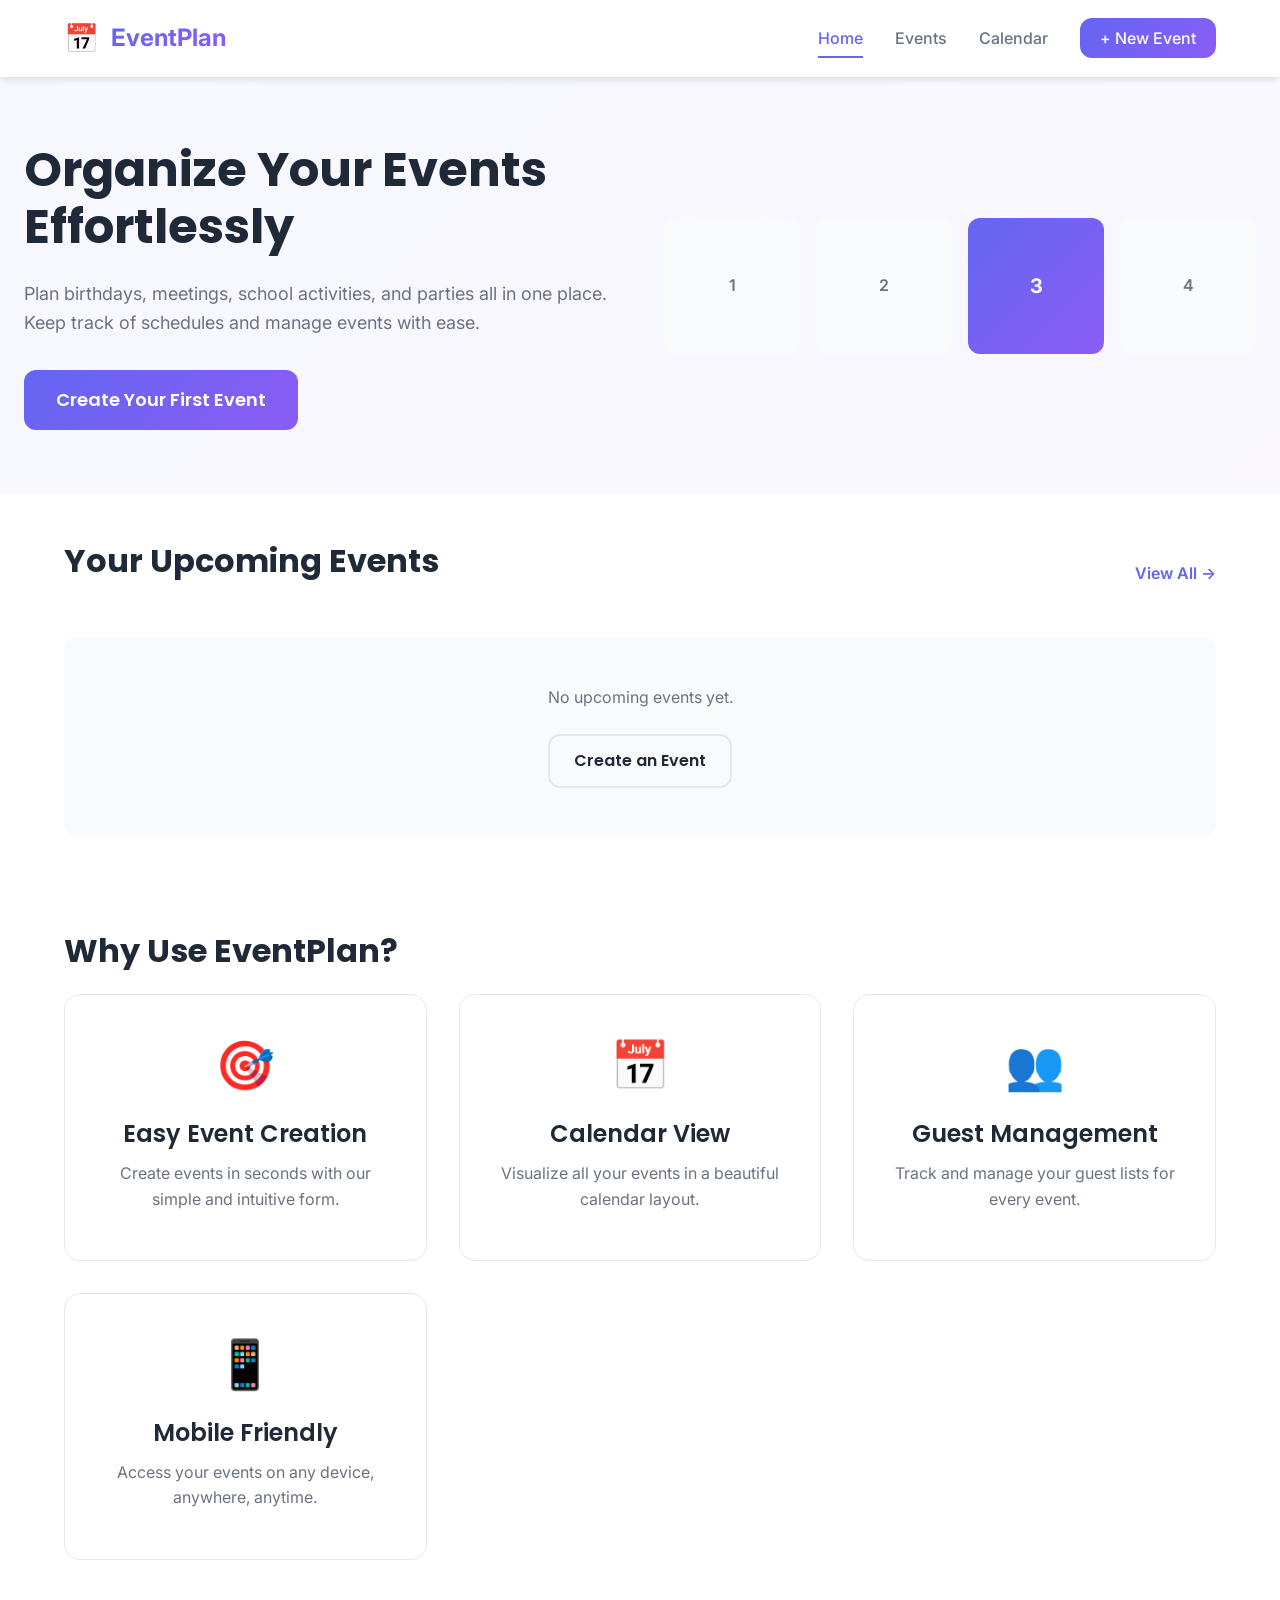
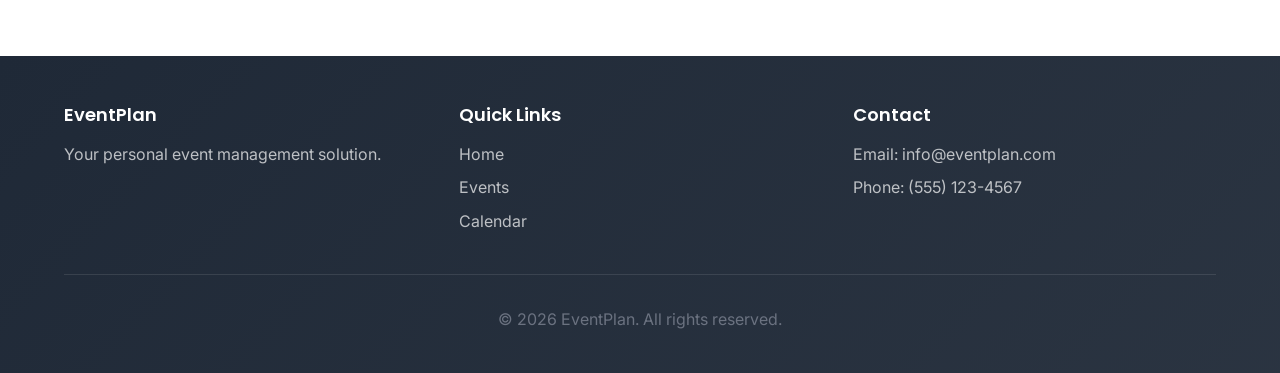
<file: index.html>
<!DOCTYPE html>
<html lang="en">
<head>
    <meta charset="UTF-8">
    <meta name="viewport" content="width=device-width, initial-scale=1.0">
    <title>Event Planner - Organize Your Events</title>
    <link href="https://fonts.googleapis.com/css2?family=Poppins:wght@300;400;500;600;700&family=Inter:wght@300;400;500;600&display=swap" rel="stylesheet">
    <link rel="stylesheet" href="styles.css">
</head>
<body>
    <!-- Navigation Bar -->
    <nav class="navbar">
        <div class="nav-container">
            <div class="nav-logo">
                <span class="logo-icon">📅</span>
                <span class="logo-text">EventPlan</span>
            </div>
            <ul class="nav-menu">
                <li class="nav-item"><a href="index.html" class="nav-link active">Home</a></li>
                <li class="nav-item"><a href="events.html" class="nav-link">Events</a></li>
                <li class="nav-item"><a href="calendar.html" class="nav-link">Calendar</a></li>
                <li class="nav-item"><a href="create-event.html" class="nav-link nav-link-btn">+ New Event</a></li>
            </ul>
            <div class="hamburger" id="hamburger">
                <span></span>
                <span></span>
                <span></span>
            </div>
        </div>
    </nav>

    <!-- Hero Section -->
    <section class="hero">
        <div class="hero-content">
            <h1 class="hero-title">Organize Your Events Effortlessly</h1>
            <p class="hero-subtitle">Plan birthdays, meetings, school activities, and parties all in one place. Keep track of schedules and manage events with ease.</p>
            <a href="create-event.html" class="btn btn-primary btn-large">Create Your First Event</a>
        </div>
        <div class="hero-illustration">
            <div class="calendar-graphic">
                <div class="calendar-day">1</div>
                <div class="calendar-day">2</div>
                <div class="calendar-day highlighted">3</div>
                <div class="calendar-day">4</div>
            </div>
        </div>
    </section>

    <!-- Upcoming Events Section -->
    <section class="upcoming-events">
        <div class="container">
            <div class="section-header">
                <h2>Your Upcoming Events</h2>
                <a href="events.html" class="link-view-all">View All →</a>
            </div>
            <div class="events-grid" id="upcomingEventsGrid">
                <!-- Events will be populated here by JavaScript -->
                <div class="empty-state">
                    <p>No upcoming events yet.</p>
                    <a href="create-event.html" class="btn btn-secondary">Create an Event</a>
                </div>
            </div>
        </div>
    </section>

    <!-- Features Section -->
    <section class="features">
        <div class="container">
            <h2>Why Use EventPlan?</h2>
            <div class="features-grid">
                <div class="feature-card">
                    <div class="feature-icon">🎯</div>
                    <h3>Easy Event Creation</h3>
                    <p>Create events in seconds with our simple and intuitive form.</p>
                </div>
                <div class="feature-card">
                    <div class="feature-icon">📅</div>
                    <h3>Calendar View</h3>
                    <p>Visualize all your events in a beautiful calendar layout.</p>
                </div>
                <div class="feature-card">
                    <div class="feature-icon">👥</div>
                    <h3>Guest Management</h3>
                    <p>Track and manage your guest lists for every event.</p>
                </div>
                <div class="feature-card">
                    <div class="feature-icon">📱</div>
                    <h3>Mobile Friendly</h3>
                    <p>Access your events on any device, anywhere, anytime.</p>
                </div>
            </div>
        </div>
    </section>

    <!-- Footer -->
    <footer class="footer">
        <div class="container">
            <div class="footer-content">
                <div class="footer-section">
                    <h4>EventPlan</h4>
                    <p>Your personal event management solution.</p>
                </div>
                <div class="footer-section">
                    <h4>Quick Links</h4>
                    <ul>
                        <li><a href="index.html">Home</a></li>
                        <li><a href="events.html">Events</a></li>
                        <li><a href="calendar.html">Calendar</a></li>
                    </ul>
                </div>
                <div class="footer-section">
                    <h4>Contact</h4>
                    <p>Email: info@eventplan.com</p>
                    <p>Phone: (555) 123-4567</p>
                </div>
            </div>
            <div class="footer-bottom">
                <p>&copy; 2026 EventPlan. All rights reserved.</p>
            </div>
        </div>
    </footer>

    <script src="script.js"></script>
</body>
</html>
</file>
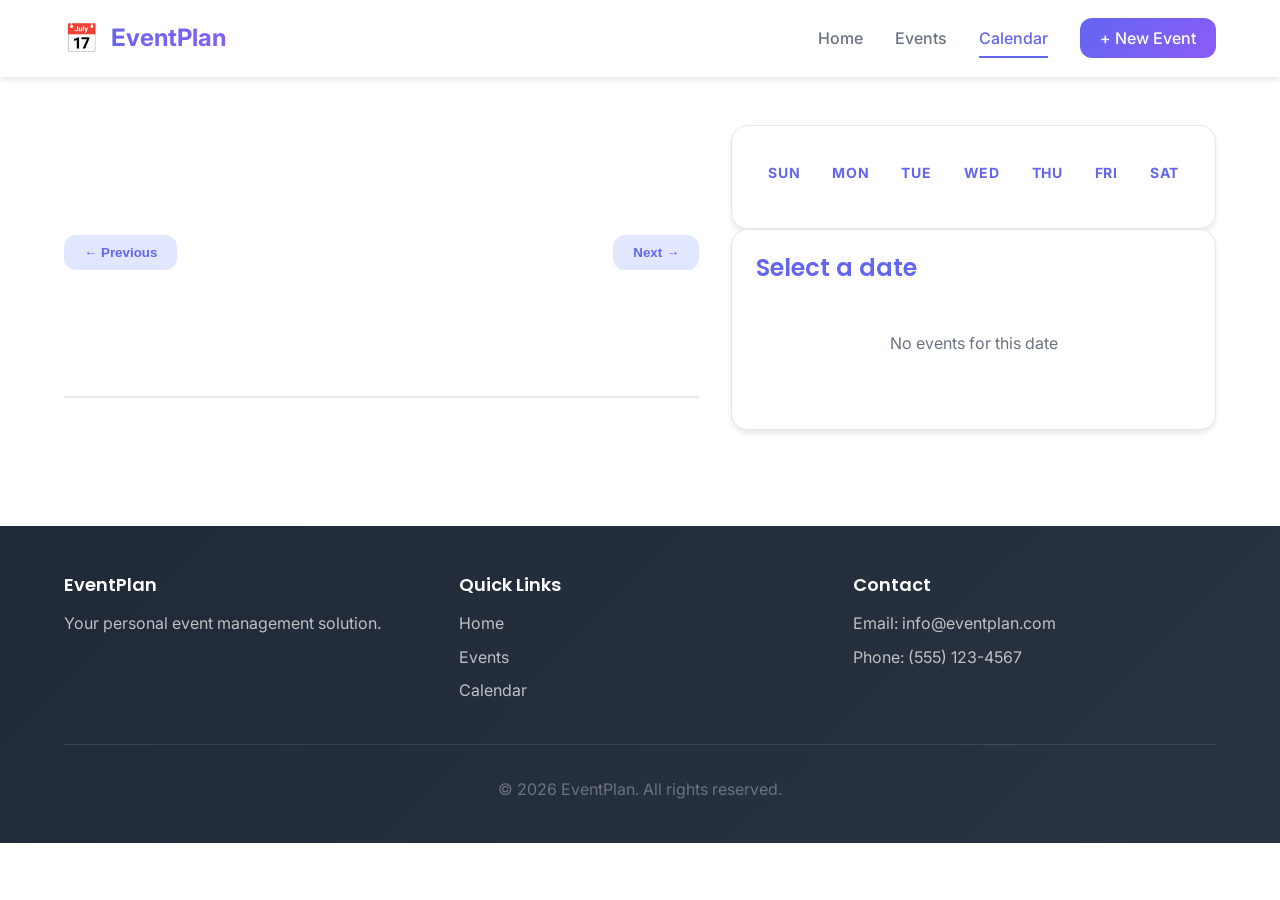
<file: calendar.html>
<!DOCTYPE html>
<html lang="en">
<head>
    <meta charset="UTF-8">
    <meta name="viewport" content="width=device-width, initial-scale=1.0">
    <title>Calendar - Event Planner</title>
    <link href="https://fonts.googleapis.com/css2?family=Poppins:wght@300;400;500;600;700&family=Inter:wght@300;400;500;600&display=swap" rel="stylesheet">
    <link rel="stylesheet" href="styles.css">
</head>
<body>
    <!-- Navigation Bar -->
    <nav class="navbar">
        <div class="nav-container">
            <div class="nav-logo">
                <span class="logo-icon">📅</span>
                <span class="logo-text">EventPlan</span>
            </div>
            <ul class="nav-menu">
                <li class="nav-item"><a href="index.html" class="nav-link">Home</a></li>
                <li class="nav-item"><a href="events.html" class="nav-link">Events</a></li>
                <li class="nav-item"><a href="calendar.html" class="nav-link active">Calendar</a></li>
                <li class="nav-item"><a href="create-event.html" class="nav-link nav-link-btn">+ New Event</a></li>
            </ul>
            <div class="hamburger" id="hamburger">
                <span></span>
                <span></span>
                <span></span>
            </div>
        </div>
    </nav>

    <!-- Calendar Section -->
    <section class="calendar-section">
        <div class="container">
            <div class="calendar-container">
                <!-- Calendar Header -->
                <div class="calendar-header">
                    <button class="btn-nav" id="prevMonth">← Previous</button>
                    <h2 id="monthYear"></h2>
                    <button class="btn-nav" id="nextMonth">Next →</button>
                </div>

                <!-- Calendar Grid -->
                <div class="calendar-wrapper">
                    <div class="calendar-grid">
                        <div class="day-header">Sun</div>
                        <div class="day-header">Mon</div>
                        <div class="day-header">Tue</div>
                        <div class="day-header">Wed</div>
                        <div class="day-header">Thu</div>
                        <div class="day-header">Fri</div>
                        <div class="day-header">Sat</div>
                        <div id="calendarDays"></div>
                    </div>

                    <!-- Event Details for Selected Date -->
                    <div class="selected-date-events">
                        <h3 id="selectedDateTitle">Select a date</h3>
                        <div id="selectedDateEventsList" class="events-list">
                            <p>No events for this date</p>
                        </div>
                    </div>
                </div>
            </div>
        </div>
    </section>

    <!-- Footer -->
    <footer class="footer">
        <div class="container">
            <div class="footer-content">
                <div class="footer-section">
                    <h4>EventPlan</h4>
                    <p>Your personal event management solution.</p>
                </div>
                <div class="footer-section">
                    <h4>Quick Links</h4>
                    <ul>
                        <li><a href="index.html">Home</a></li>
                        <li><a href="events.html">Events</a></li>
                        <li><a href="calendar.html">Calendar</a></li>
                    </ul>
                </div>
                <div class="footer-section">
                    <h4>Contact</h4>
                    <p>Email: info@eventplan.com</p>
                    <p>Phone: (555) 123-4567</p>
                </div>
            </div>
            <div class="footer-bottom">
                <p>&copy; 2026 EventPlan. All rights reserved.</p>
            </div>
        </div>
    </footer>

    <script src="script.js"></script>
</body>
</html>
</file>
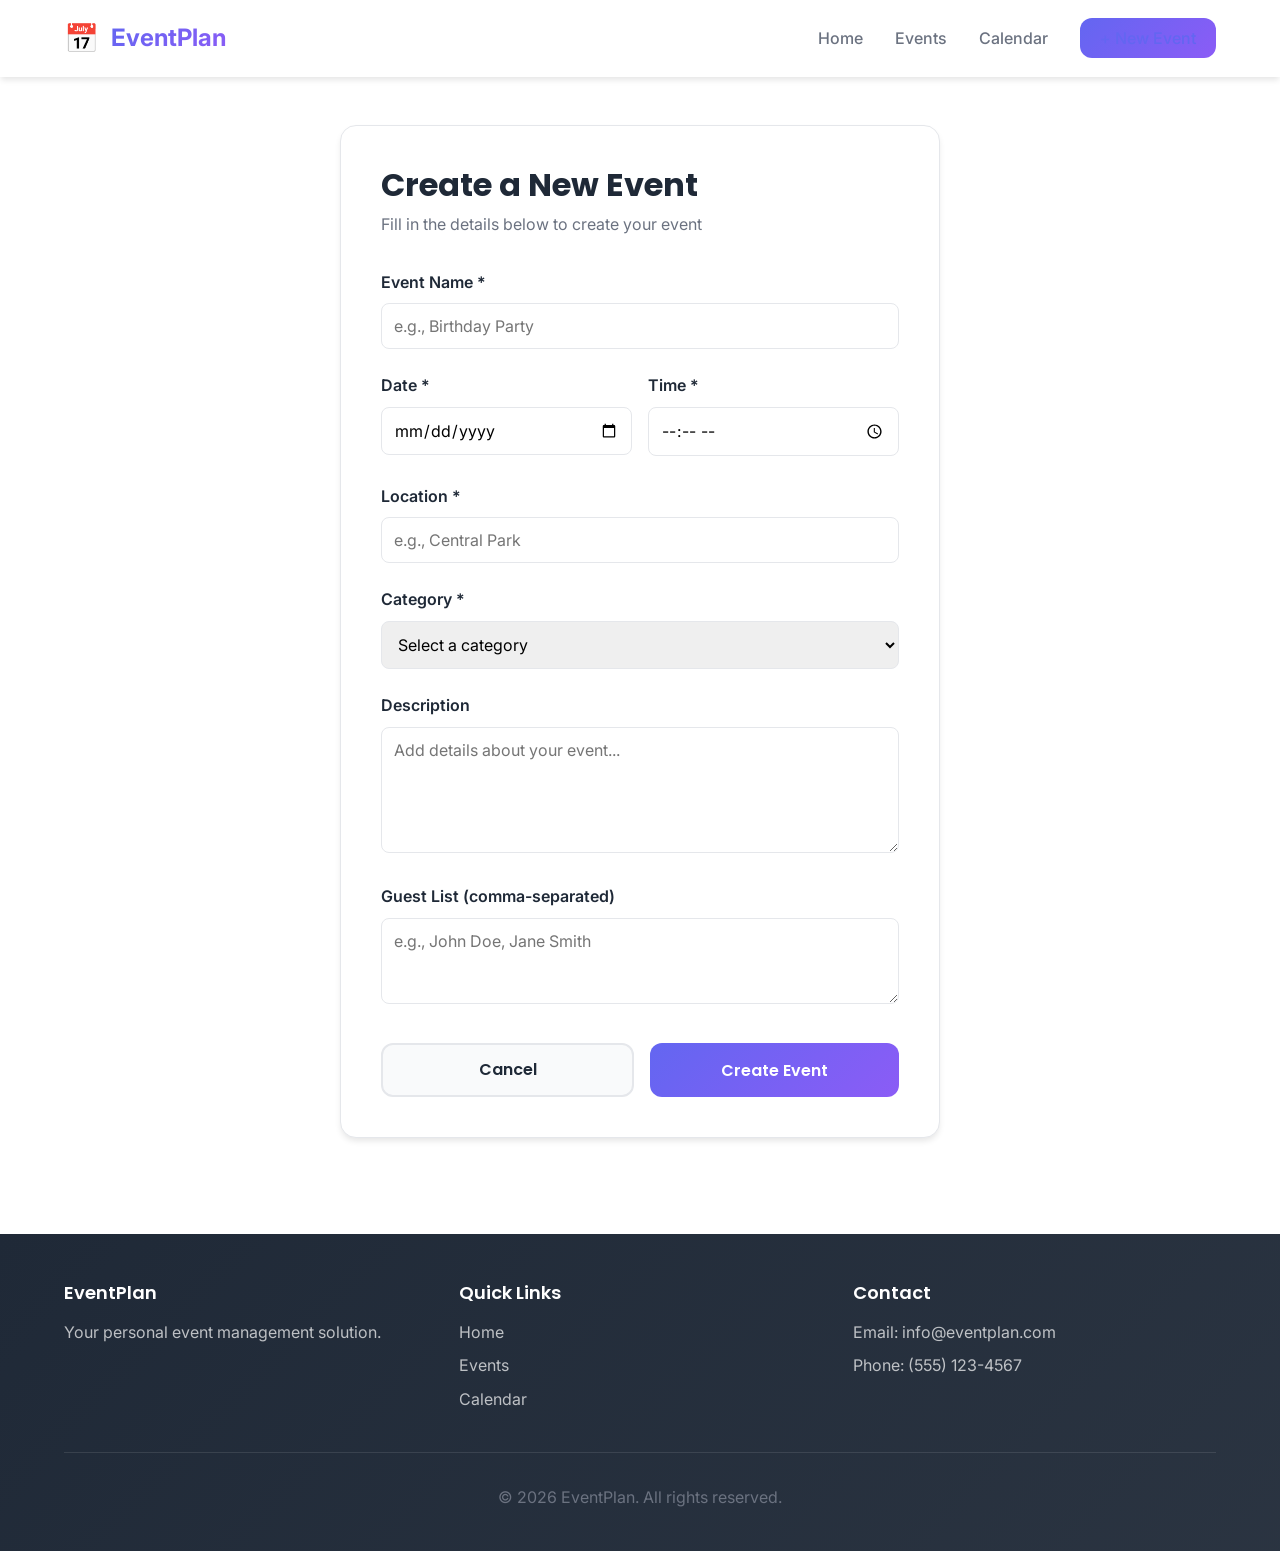
<file: create-event.html>
<!DOCTYPE html>
<html lang="en">
<head>
    <meta charset="UTF-8">
    <meta name="viewport" content="width=device-width, initial-scale=1.0">
    <title>Create Event - Event Planner</title>
    <link href="https://fonts.googleapis.com/css2?family=Poppins:wght@300;400;500;600;700&family=Inter:wght@300;400;500;600&display=swap" rel="stylesheet">
    <link rel="stylesheet" href="styles.css">
</head>
<body>
    <!-- Navigation Bar -->
    <nav class="navbar">
        <div class="nav-container">
            <div class="nav-logo">
                <span class="logo-icon">📅</span>
                <span class="logo-text">EventPlan</span>
            </div>
            <ul class="nav-menu">
                <li class="nav-item"><a href="index.html" class="nav-link">Home</a></li>
                <li class="nav-item"><a href="events.html" class="nav-link">Events</a></li>
                <li class="nav-item"><a href="calendar.html" class="nav-link">Calendar</a></li>
                <li class="nav-item"><a href="create-event.html" class="nav-link nav-link-btn active">+ New Event</a></li>
            </ul>
            <div class="hamburger" id="hamburger">
                <span></span>
                <span></span>
                <span></span>
            </div>
        </div>
    </nav>

    <!-- Create Event Section -->
    <section class="create-event-section">
        <div class="container">
            <div class="form-container">
                <h1>Create a New Event</h1>
                <p class="form-subtitle">Fill in the details below to create your event</p>

                <form id="eventForm" class="event-form">
                    <div class="form-group">
                        <label for="eventName">Event Name *</label>
                        <input type="text" id="eventName" name="eventName" placeholder="e.g., Birthday Party" required>
                        <span class="error-message" id="eventNameError"></span>
                    </div>

                    <div class="form-row">
                        <div class="form-group">
                            <label for="eventDate">Date *</label>
                            <input type="date" id="eventDate" name="eventDate" required>
                            <span class="error-message" id="eventDateError"></span>
                        </div>
                        <div class="form-group">
                            <label for="eventTime">Time *</label>
                            <input type="time" id="eventTime" name="eventTime" required>
                            <span class="error-message" id="eventTimeError"></span>
                        </div>
                    </div>

                    <div class="form-group">
                        <label for="eventLocation">Location *</label>
                        <input type="text" id="eventLocation" name="eventLocation" placeholder="e.g., Central Park" required>
                        <span class="error-message" id="eventLocationError"></span>
                    </div>

                    <div class="form-group">
                        <label for="eventCategory">Category *</label>
                        <select id="eventCategory" name="eventCategory" required>
                            <option value="">Select a category</option>
                            <option value="birthday">Birthday</option>
                            <option value="meeting">Meeting</option>
                            <option value="school">School Activity</option>
                            <option value="party">Party</option>
                            <option value="other">Other</option>
                        </select>
                        <span class="error-message" id="eventCategoryError"></span>
                    </div>

                    <div class="form-group">
                        <label for="eventDescription">Description</label>
                        <textarea id="eventDescription" name="eventDescription" placeholder="Add details about your event..." rows="5"></textarea>
                    </div>

                    <div class="form-group">
                        <label for="eventGuests">Guest List (comma-separated)</label>
                        <textarea id="eventGuests" name="eventGuests" placeholder="e.g., John Doe, Jane Smith" rows="3"></textarea>
                    </div>

                    <div class="form-actions">
                        <a href="events.html" class="btn btn-secondary">Cancel</a>
                        <button type="submit" class="btn btn-primary">Create Event</button>
                    </div>
                </form>
            </div>
        </div>
    </section>

    <!-- Footer -->
    <footer class="footer">
        <div class="container">
            <div class="footer-content">
                <div class="footer-section">
                    <h4>EventPlan</h4>
                    <p>Your personal event management solution.</p>
                </div>
                <div class="footer-section">
                    <h4>Quick Links</h4>
                    <ul>
                        <li><a href="index.html">Home</a></li>
                        <li><a href="events.html">Events</a></li>
                        <li><a href="calendar.html">Calendar</a></li>
                    </ul>
                </div>
                <div class="footer-section">
                    <h4>Contact</h4>
                    <p>Email: info@eventplan.com</p>
                    <p>Phone: (555) 123-4567</p>
                </div>
            </div>
            <div class="footer-bottom">
                <p>&copy; 2026 EventPlan. All rights reserved.</p>
            </div>
        </div>
    </footer>

    <script src="script.js"></script>
</body>
</html>
</file>
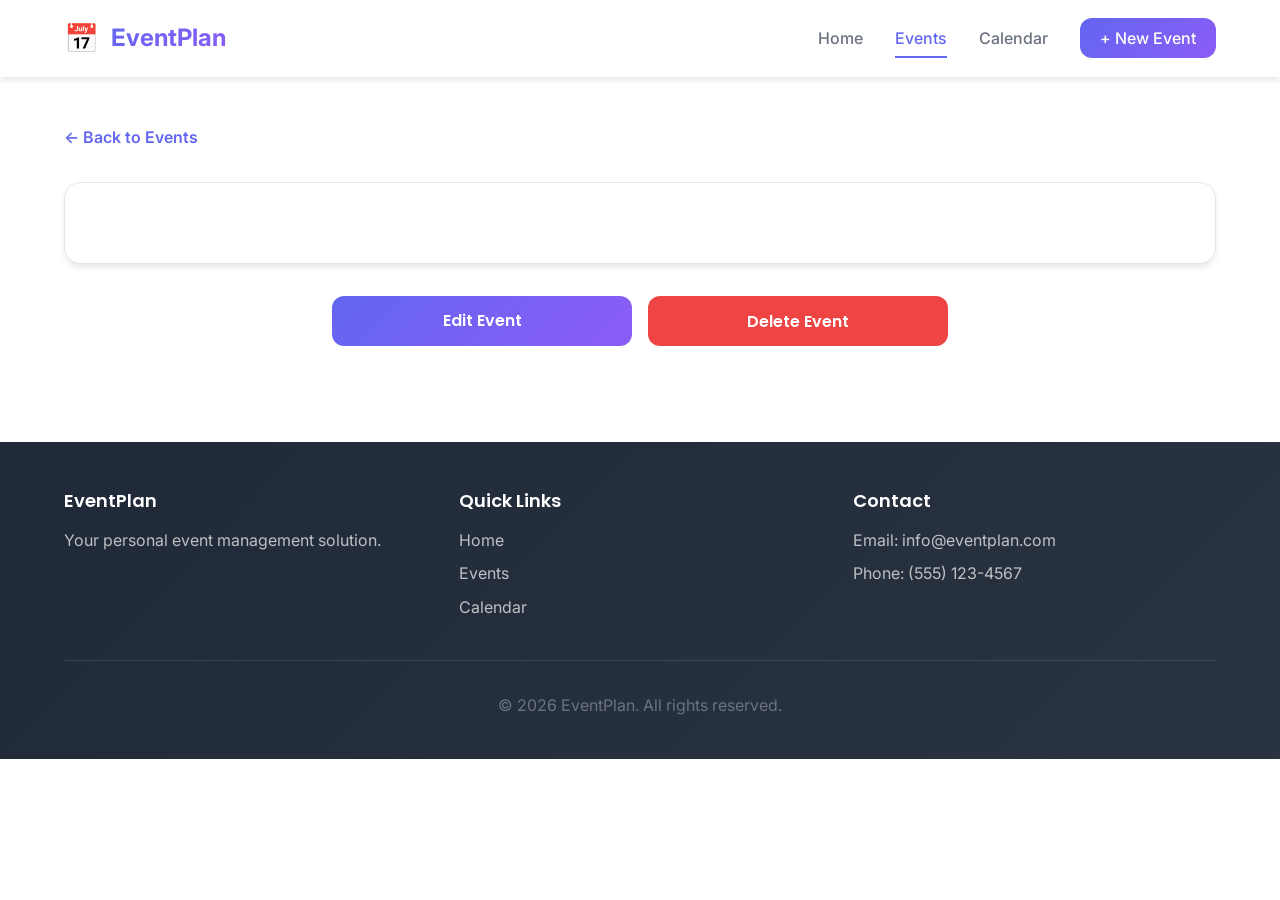
<file: events-details.html>
<!DOCTYPE html>
<html lang="en">
<head>
    <meta charset="UTF-8">
    <meta name="viewport" content="width=device-width, initial-scale=1.0">
    <title>Event Details - Event Planner</title>
    <link href="https://fonts.googleapis.com/css2?family=Poppins:wght@300;400;500;600;700&family=Inter:wght@300;400;500;600&display=swap" rel="stylesheet">
    <link rel="stylesheet" href="styles.css">
</head>
<body>
    <!-- Navigation Bar -->
    <nav class="navbar">
        <div class="nav-container">
            <div class="nav-logo">
                <span class="logo-icon">📅</span>
                <span class="logo-text">EventPlan</span>
            </div>
            <ul class="nav-menu">
                <li class="nav-item"><a href="index.html" class="nav-link">Home</a></li>
                <li class="nav-item"><a href="events.html" class="nav-link active">Events</a></li>
                <li class="nav-item"><a href="calendar.html" class="nav-link">Calendar</a></li>
                <li class="nav-item"><a href="create-event.html" class="nav-link nav-link-btn">+ New Event</a></li>
            </ul>
            <div class="hamburger" id="hamburger">
                <span></span>
                <span></span>
                <span></span>
            </div>
        </div>
    </nav>

    <!-- Event Details Section -->
    <section class="event-details-section">
        <div class="container">
            <a href="events.html" class="back-link">← Back to Events</a>
            
            <div class="event-details-card" id="eventDetailsContent">
                <!-- Event details will be populated here by JavaScript -->
            </div>

            <div class="event-actions">
                <a href="#" class="btn btn-primary" id="editBtn">Edit Event</a>
                <button class="btn btn-danger" id="deleteBtn">Delete Event</button>
            </div>
        </div>
    </section>

    <!-- Footer -->
    <footer class="footer">
        <div class="container">
            <div class="footer-content">
                <div class="footer-section">
                    <h4>EventPlan</h4>
                    <p>Your personal event management solution.</p>
                </div>
                <div class="footer-section">
                    <h4>Quick Links</h4>
                    <ul>
                        <li><a href="index.html">Home</a></li>
                        <li><a href="events.html">Events</a></li>
                        <li><a href="calendar.html">Calendar</a></li>
                    </ul>
                </div>
                <div class="footer-section">
                    <h4>Contact</h4>
                    <p>Email: info@eventplan.com</p>
                    <p>Phone: (555) 123-4567</p>
                </div>
            </div>
            <div class="footer-bottom">
                <p>&copy; 2026 EventPlan. All rights reserved.</p>
            </div>
        </div>
    </footer>

    <!-- Confirmation Modal -->
    <div class="modal" id="confirmModal">
        <div class="modal-content">
            <h2>Delete Event?</h2>
            <p>Are you sure you want to delete this event? This action cannot be undone.</p>
            <div class="modal-actions">
                <button class="btn btn-secondary" id="cancelBtn">Cancel</button>
                <button class="btn btn-danger" id="confirmDeleteBtn">Delete</button>
            </div>
        </div>
    </div>

    <script src="script.js"></script>
</body>
</html>
</file>
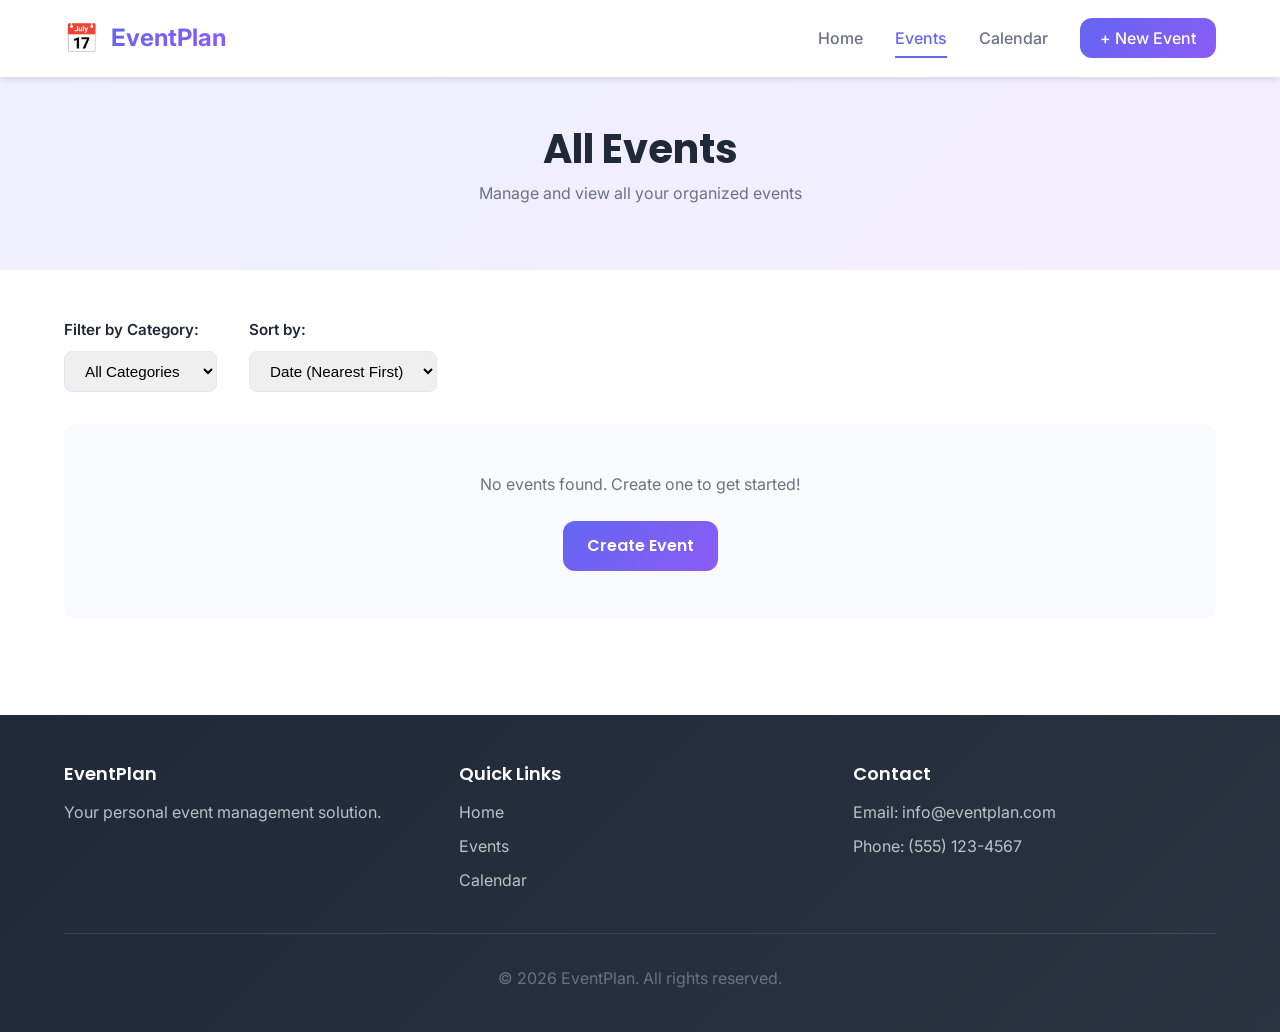
<file: events.html>
<!DOCTYPE html>
<html lang="en">
<head>
    <meta charset="UTF-8">
    <meta name="viewport" content="width=device-width, initial-scale=1.0">
    <title>All Events - Event Planner</title>
    <link href="https://fonts.googleapis.com/css2?family=Poppins:wght@300;400;500;600;700&family=Inter:wght@300;400;500;600&display=swap" rel="stylesheet">
    <link rel="stylesheet" href="styles.css">
</head>
<body>
    <!-- Navigation Bar -->
    <nav class="navbar">
        <div class="nav-container">
            <div class="nav-logo">
                <span class="logo-icon">📅</span>
                <span class="logo-text">EventPlan</span>
            </div>
            <ul class="nav-menu">
                <li class="nav-item"><a href="index.html" class="nav-link">Home</a></li>
                <li class="nav-item"><a href="events.html" class="nav-link active">Events</a></li>
                <li class="nav-item"><a href="calendar.html" class="nav-link">Calendar</a></li>
                <li class="nav-item"><a href="create-event.html" class="nav-link nav-link-btn">+ New Event</a></li>
            </ul>
            <div class="hamburger" id="hamburger">
                <span></span>
                <span></span>
                <span></span>
            </div>
        </div>
    </nav>

    <!-- Events Page Header -->
    <section class="page-header">
        <div class="container">
            <h1>All Events</h1>
            <p>Manage and view all your organized events</p>
        </div>
    </section>

    <!-- Events Grid -->
    <section class="events-section">
        <div class="container">
            <div class="filter-bar">
                <div class="filter-group">
                    <label for="categoryFilter">Filter by Category:</label>
                    <select id="categoryFilter">
                        <option value="">All Categories</option>
                        <option value="birthday">Birthday</option>
                        <option value="meeting">Meeting</option>
                        <option value="school">School Activity</option>
                        <option value="party">Party</option>
                        <option value="other">Other</option>
                    </select>
                </div>
                <div class="filter-group">
                    <label for="sortBy">Sort by:</label>
                    <select id="sortBy">
                        <option value="date">Date (Nearest First)</option>
                        <option value="name">Name (A-Z)</option>
                    </select>
                </div>
            </div>

            <div class="events-grid" id="eventsGrid">
                <!-- Events will be populated here by JavaScript -->
                <div class="empty-state">
                    <p>No events found. Create one to get started!</p>
                    <a href="create-event.html" class="btn btn-primary">Create Event</a>
                </div>
            </div>
        </div>
    </section>

    <!-- Footer -->
    <footer class="footer">
        <div class="container">
            <div class="footer-content">
                <div class="footer-section">
                    <h4>EventPlan</h4>
                    <p>Your personal event management solution.</p>
                </div>
                <div class="footer-section">
                    <h4>Quick Links</h4>
                    <ul>
                        <li><a href="index.html">Home</a></li>
                        <li><a href="events.html">Events</a></li>
                        <li><a href="calendar.html">Calendar</a></li>
                    </ul>
                </div>
                <div class="footer-section">
                    <h4>Contact</h4>
                    <p>Email: info@eventplan.com</p>
                    <p>Phone: (555) 123-4567</p>
                </div>
            </div>
            <div class="footer-bottom">
                <p>&copy; 2026 EventPlan. All rights reserved.</p>
            </div>
        </div>
    </footer>

    <script src="script.js"></script>
</body>
</html>
</file>
<file: styles.css>
/* ============================================
   ROOT VARIABLES & GLOBAL STYLES
   ============================================ */

:root {
    --primary-color: #6366f1;
    --primary-dark: #4f46e5;
    --primary-light: #e0e7ff;
    --secondary-color: #8b5cf6;
    --secondary-light: #f3e8ff;
    --accent-color: #ec4899;
    --success-color: #10b981;
    --danger-color: #ef4444;
    --warning-color: #f59e0b;
    
    --text-dark: #1f2937;
    --text-light: #6b7280;
    --border-color: #e5e7eb;
    --bg-light: #f9fafb;
    --bg-white: #ffffff;
    
    --shadow-sm: 0 1px 2px 0 rgba(0, 0, 0, 0.05);
    --shadow-md: 0 4px 6px -1px rgba(0, 0, 0, 0.1);
    --shadow-lg: 0 10px 15px -3px rgba(0, 0, 0, 0.1);
    --shadow-xl: 0 20px 25px -5px rgba(0, 0, 0, 0.1);
    
    --radius-sm: 0.375rem;
    --radius-md: 0.5rem;
    --radius-lg: 0.75rem;
    --radius-xl: 1rem;
    
    --transition: all 0.3s cubic-bezier(0.4, 0, 0.2, 1);
}

* {
    margin: 0;
    padding: 0;
    box-sizing: border-box;
}

html {
    scroll-behavior: smooth;
}

body {
    font-family: 'Inter', -apple-system, BlinkMacSystemFont, 'Segoe UI', sans-serif;
    color: var(--text-dark);
    background-color: var(--bg-white);
    line-height: 1.6;
}

.container {
    max-width: 1200px;
    margin: 0 auto;
    padding: 0 1.5rem;
}

/* ============================================
   TYPOGRAPHY
   ============================================ */

h1, h2, h3, h4, h5, h6 {
    font-family: 'Poppins', sans-serif;
    font-weight: 600;
    line-height: 1.2;
    color: var(--text-dark);
}

h1 {
    font-size: 2.5rem;
    font-weight: 700;
}

h2 {
    font-size: 2rem;
    font-weight: 700;
    margin-bottom: 1.5rem;
}

h3 {
    font-size: 1.5rem;
    font-weight: 600;
    margin-bottom: 1rem;
}

h4 {
    font-size: 1.125rem;
    font-weight: 600;
}

p {
    color: var(--text-light);
    margin-bottom: 1rem;
}

a {
    color: var(--primary-color);
    text-decoration: none;
    transition: var(--transition);
}

a:hover {
    color: var(--primary-dark);
}

/* ============================================
   NAVIGATION BAR
   ============================================ */

.navbar {
    background: var(--bg-white);
    box-shadow: var(--shadow-md);
    position: sticky;
    top: 0;
    z-index: 1000;
}

.nav-container {
    max-width: 1200px;
    margin: 0 auto;
    padding: 1rem 1.5rem;
    display: flex;
    justify-content: space-between;
    align-items: center;
}

.nav-logo {
    display: flex;
    align-items: center;
    gap: 0.75rem;
    font-size: 1.5rem;
    font-weight: 700;
    color: var(--text-dark);
}

.logo-icon {
    font-size: 1.75rem;
}

.logo-text {
    background: linear-gradient(135deg, var(--primary-color), var(--secondary-color));
    -webkit-background-clip: text;
    -webkit-text-fill-color: transparent;
    background-clip: text;
}

.nav-menu {
    display: flex;
    list-style: none;
    gap: 2rem;
    align-items: center;
}

.nav-item {
    position: relative;
}

.nav-link {
    color: var(--text-light);
    font-weight: 500;
    transition: var(--transition);
    padding: 0.5rem 0;
    border-bottom: 2px solid transparent;
}

.nav-link:hover,
.nav-link.active {
    color: var(--primary-color);
    border-bottom-color: var(--primary-color);
}

.nav-link-btn {
    background: linear-gradient(135deg, var(--primary-color), var(--secondary-color));
    color: white;
    padding: 0.625rem 1.25rem;
    border-radius: var(--radius-lg);
    border: none;
    cursor: pointer;
}

.nav-link-btn:hover {
    opacity: 0.9;
    color: white;
}

.hamburger {
    display: none;
    flex-direction: column;
    cursor: pointer;
    gap: 0.375rem;
}

.hamburger span {
    width: 1.5rem;
    height: 0.25rem;
    background: var(--text-dark);
    border-radius: var(--radius-sm);
    transition: var(--transition);
}

/* ============================================
   BUTTONS
   ============================================ */

.btn {
    padding: 0.75rem 1.5rem;
    border: none;
    border-radius: var(--radius-lg);
    font-weight: 600;
    cursor: pointer;
    transition: var(--transition);
    font-size: 1rem;
    text-align: center;
    display: inline-block;
    font-family: 'Poppins', sans-serif;
}

.btn-primary {
    background: linear-gradient(135deg, var(--primary-color), var(--secondary-color));
    color: white;
}

.btn-primary:hover {
    transform: translateY(-2px);
    box-shadow: var(--shadow-lg);
    opacity: 0.95;
}

.btn-secondary {
    background: var(--bg-light);
    color: var(--text-dark);
    border: 2px solid var(--border-color);
}

.btn-secondary:hover {
    border-color: var(--primary-color);
    color: var(--primary-color);
}

.btn-danger {
    background: var(--danger-color);
    color: white;
}

.btn-danger:hover {
    background: #dc2626;
    transform: translateY(-2px);
    box-shadow: var(--shadow-lg);
}

.btn-large {
    padding: 1rem 2rem;
    font-size: 1.125rem;
}

.btn-nav {
    background: var(--primary-light);
    color: var(--primary-color);
    border: none;
    padding: 0.625rem 1.25rem;
    border-radius: var(--radius-lg);
    font-weight: 600;
    cursor: pointer;
    transition: var(--transition);
}

.btn-nav:hover {
    background: var(--primary-color);
    color: white;
}

/* ============================================
   HERO SECTION
   ============================================ */

.hero {
    display: grid;
    grid-template-columns: 1fr 1fr;
    gap: 3rem;
    align-items: center;
    padding: 4rem 1.5rem;
    background: linear-gradient(135deg, rgba(99, 102, 241, 0.05), rgba(139, 92, 246, 0.05));
}

.hero-content h1 {
    font-size: 3rem;
    margin-bottom: 1.5rem;
    color: var(--text-dark);
}

.hero-subtitle {
    font-size: 1.125rem;
    margin-bottom: 2rem;
    color: var(--text-light);
}

.calendar-graphic {
    display: grid;
    grid-template-columns: repeat(4, 1fr);
    gap: 1rem;
}

.calendar-day {
    aspect-ratio: 1;
    display: flex;
    align-items: center;
    justify-content: center;
    background: var(--bg-light);
    border-radius: var(--radius-lg);
    font-weight: 600;
    color: var(--text-light);
    transition: var(--transition);
}

.calendar-day.highlighted {
    background: linear-gradient(135deg, var(--primary-color), var(--secondary-color));
    color: white;
    font-weight: 700;
    font-size: 1.25rem;
}

/* ============================================
   SECTIONS
   ============================================ */

.upcoming-events,
.features,
.events-section,
.create-event-section,
.calendar-section,
.event-details-section {
    padding: 3rem 1.5rem;
}

.page-header {
    background: linear-gradient(135deg, rgba(99, 102, 241, 0.1), rgba(139, 92, 246, 0.1));
    padding: 3rem 1.5rem;
    text-align: center;
}

.page-header h1 {
    margin-bottom: 0.5rem;
}

.section-header {
    display: flex;
    justify-content: space-between;
    align-items: center;
    margin-bottom: 2rem;
}

.link-view-all {
    color: var(--primary-color);
    font-weight: 600;
    transition: var(--transition);
}

.link-view-all:hover {
    color: var(--primary-dark);
}

/* ============================================
   CARDS
   ============================================ */

.event-card {
    background: var(--bg-white);
    border-radius: var(--radius-xl);
    padding: 1.5rem;
    box-shadow: var(--shadow-md);
    transition: var(--transition);
    border: 1px solid var(--border-color);
}

.event-card:hover {
    transform: translateY(-4px);
    box-shadow: var(--shadow-lg);
}

.event-card-header {
    display: flex;
    justify-content: space-between;
    align-items: start;
    margin-bottom: 1rem;
}

.event-category {
    display: inline-block;
    padding: 0.375rem 0.75rem;
    background: var(--primary-light);
    color: var(--primary-color);
    border-radius: var(--radius-md);
    font-size: 0.875rem;
    font-weight: 600;
    text-transform: capitalize;
}

.event-category.birthday {
    background: #fce7f3;
    color: var(--accent-color);
}

.event-category.meeting {
    background: #dbeafe;
    color: #0284c7;
}

.event-category.school {
    background: #fef3c7;
    color: var(--warning-color);
}

.event-category.party {
    background: #f0fdf4;
    color: var(--success-color);
}

.event-card h3 {
    margin: 0 0 0.75rem 0;
    color: var(--text-dark);
}

.event-info {
    display: flex;
    flex-direction: column;
    gap: 0.5rem;
    margin-bottom: 1rem;
    color: var(--text-light);
    font-size: 0.95rem;
}

.event-info-item {
    display: flex;
    align-items: center;
    gap: 0.5rem;
}

.event-card .btn {
    width: 100%;
    text-align: center;
}

.feature-card {
    background: var(--bg-white);
    border-radius: var(--radius-xl);
    padding: 2rem;
    text-align: center;
    border: 1px solid var(--border-color);
    transition: var(--transition);
}

.feature-card:hover {
    box-shadow: var(--shadow-lg);
    border-color: var(--primary-color);
}

.feature-icon {
    font-size: 3rem;
    margin-bottom: 1rem;
}

.feature-card h3 {
    margin-bottom: 0.75rem;
}

/* ============================================
   GRIDS
   ============================================ */

.events-grid,
.features-grid {
    display: grid;
    grid-template-columns: repeat(auto-fill, minmax(300px, 1fr));
    gap: 2rem;
}

.empty-state {
    grid-column: 1 / -1;
    text-align: center;
    padding: 3rem;
    background: var(--bg-light);
    border-radius: var(--radius-lg);
}

.empty-state p {
    margin-bottom: 1.5rem;
}

/* ============================================
   FORMS
   ============================================ */

.form-container {
    max-width: 600px;
    margin: 0 auto;
    background: var(--bg-white);
    border-radius: var(--radius-xl);
    padding: 2.5rem;
    border: 1px solid var(--border-color);
    box-shadow: var(--shadow-md);
}

.form-container h1 {
    margin-bottom: 0.5rem;
    font-size: 2rem;
}

.form-subtitle {
    color: var(--text-light);
    margin-bottom: 2rem;
}

.form-group {
    margin-bottom: 1.5rem;
}

.form-group label {
    display: block;
    margin-bottom: 0.5rem;
    font-weight: 600;
    color: var(--text-dark);
}

.form-group input,
.form-group textarea,
.form-group select {
    width: 100%;
    padding: 0.75rem;
    border: 1px solid var(--border-color);
    border-radius: var(--radius-md);
    font-family: 'Inter', sans-serif;
    font-size: 1rem;
    transition: var(--transition);
}

.form-group input:focus,
.form-group textarea:focus,
.form-group select:focus {
    outline: none;
    border-color: var(--primary-color);
    box-shadow: 0 0 0 3px rgba(99, 102, 241, 0.1);
}

.form-row {
    display: grid;
    grid-template-columns: 1fr 1fr;
    gap: 1rem;
}

.form-actions {
    display: flex;
    gap: 1rem;
    margin-top: 2rem;
}

.form-actions .btn {
    flex: 1;
}

.error-message {
    display: block;
    color: var(--danger-color);
    font-size: 0.875rem;
    margin-top: 0.25rem;
}

.filter-bar {
    display: flex;
    gap: 2rem;
    margin-bottom: 2rem;
    flex-wrap: wrap;
}

.filter-group {
    display: flex;
    flex-direction: column;
    gap: 0.5rem;
}

.filter-group label {
    font-weight: 600;
    color: var(--text-dark);
    font-size: 0.95rem;
}

.filter-group select {
    padding: 0.625rem 1rem;
    border: 1px solid var(--border-color);
    border-radius: var(--radius-md);
    font-size: 0.95rem;
    cursor: pointer;
    transition: var(--transition);
}

.filter-group select:hover {
    border-color: var(--primary-color);
}

/* ============================================
   EVENT DETAILS
   ============================================ */

.back-link {
    display: inline-flex;
    align-items: center;
    gap: 0.5rem;
    margin-bottom: 2rem;
    font-weight: 600;
    color: var(--primary-color);
}

.back-link:hover {
    color: var(--primary-dark);
}

.event-details-card {
    background: var(--bg-white);
    border-radius: var(--radius-xl);
    padding: 2.5rem;
    border: 1px solid var(--border-color);
    box-shadow: var(--shadow-md);
    margin-bottom: 2rem;
}

.event-details-card h2 {
    margin-bottom: 2rem;
}

.details-grid {
    display: grid;
    grid-template-columns: repeat(2, 1fr);
    gap: 2rem;
    margin-bottom: 2rem;
}

.detail-group {
    display: flex;
    flex-direction: column;
}

.detail-label {
    font-weight: 600;
    color: var(--text-light);
    font-size: 0.875rem;
    text-transform: uppercase;
    letter-spacing: 0.05em;
    margin-bottom: 0.5rem;
}

.detail-value {
    font-size: 1.125rem;
    color: var(--text-dark);
    font-weight: 500;
}

.detail-section {
    padding: 1.5rem 0;
    border-top: 1px solid var(--border-color);
}

.detail-section h3 {
    margin-bottom: 1rem;
    font-size: 1.25rem;
}

.guests-list {
    list-style: none;
}

.guests-list li {
    padding: 0.5rem 0;
    color: var(--text-dark);
}

.guests-list li::before {
    content: "👤 ";
    margin-right: 0.5rem;
}

.event-actions {
    display: flex;
    gap: 1rem;
    justify-content: center;
}

.event-actions .btn {
    flex: 1;
    max-width: 300px;
}

/* ============================================
   CALENDAR
   ============================================ */

.calendar-container {
    display: grid;
    grid-template-columns: 2fr 1fr;
    gap: 2rem;
}

.calendar-header {
    display: flex;
    justify-content: space-between;
    align-items: center;
    margin-bottom: 2rem;
    padding-bottom: 1rem;
    border-bottom: 2px solid var(--border-color);
}

.calendar-header h2 {
    margin: 0;
    font-size: 1.5rem;
    min-width: 200px;
    text-align: center;
}

.calendar-grid {
    display: grid;
    grid-template-columns: repeat(7, 1fr);
    gap: 0.5rem;
    background: var(--bg-white);
    padding: 1.5rem;
    border-radius: var(--radius-xl);
    box-shadow: var(--shadow-md);
    border: 1px solid var(--border-color);
}

.day-header {
    text-align: center;
    font-weight: 700;
    color: var(--primary-color);
    padding: 0.75rem;
    font-size: 0.875rem;
    text-transform: uppercase;
    letter-spacing: 0.05em;
}

.calendar-day-cell {
    aspect-ratio: 1;
    display: flex;
    align-items: center;
    justify-content: center;
    background: var(--bg-light);
    border-radius: var(--radius-md);
    cursor: pointer;
    transition: var(--transition);
    font-weight: 600;
    position: relative;
    border: 2px solid transparent;
}

.calendar-day-cell:hover {
    background: var(--primary-light);
    border-color: var(--primary-color);
}

.calendar-day-cell.other-month {
    color: var(--border-color);
    cursor: default;
}

.calendar-day-cell.has-events {
    background: linear-gradient(135deg, var(--primary-light), var(--secondary-light));
    color: var(--primary-color);
    font-weight: 700;
}

.calendar-day-cell.has-events::after {
    content: '';
    position: absolute;
    bottom: 0.25rem;
    width: 0.375rem;
    height: 0.375rem;
    background: var(--primary-color);
    border-radius: 50%;
}

.calendar-day-cell.selected {
    background: linear-gradient(135deg, var(--primary-color), var(--secondary-color));
    color: white;
    font-weight: 700;
}

.selected-date-events {
    background: var(--bg-white);
    border-radius: var(--radius-xl);
    padding: 1.5rem;
    box-shadow: var(--shadow-md);
    border: 1px solid var(--border-color);
    max-height: 600px;
    overflow-y: auto;
}

.selected-date-events h3 {
    margin-bottom: 1rem;
    color: var(--primary-color);
}

.events-list {
    display: flex;
    flex-direction: column;
    gap: 1rem;
}

.events-list p {
    color: var(--text-light);
    text-align: center;
    padding: 2rem 0;
}

.calendar-event-item {
    background: var(--bg-light);
    padding: 1rem;
    border-radius: var(--radius-md);
    border-left: 4px solid var(--primary-color);
    transition: var(--transition);
}

.calendar-event-item:hover {
    background: var(--primary-light);
}

.calendar-event-item h4 {
    margin-bottom: 0.25rem;
    color: var(--text-dark);
}

.calendar-event-time {
    font-size: 0.875rem;
    color: var(--text-light);
}

/* ============================================
   MODAL
   ============================================ */

.modal {
    display: none;
    position: fixed;
    z-index: 2000;
    left: 0;
    top: 0;
    width: 100%;
    height: 100%;
    background: rgba(0, 0, 0, 0.5);
    animation: fadeIn 0.3s ease;
}

.modal.active {
    display: flex;
    align-items: center;
    justify-content: center;
}

.modal-content {
    background: var(--bg-white);
    border-radius: var(--radius-xl);
    padding: 2rem;
    max-width: 400px;
    box-shadow: var(--shadow-xl);
    animation: slideUp 0.3s ease;
}

.modal-content h2 {
    margin-bottom: 1rem;
    color: var(--text-dark);
}

.modal-content p {
    margin-bottom: 2rem;
    color: var(--text-light);
}

.modal-actions {
    display: flex;
    gap: 1rem;
}

.modal-actions .btn {
    flex: 1;
}

/* ============================================
   FOOTER
   ============================================ */

.footer {
    background: linear-gradient(135deg, var(--text-dark), rgba(31, 41, 55, 0.95));
    color: white;
    padding: 3rem 1.5rem 1.5rem;
    margin-top: 3rem;
}

.footer-content {
    display: grid;
    grid-template-columns: repeat(auto-fit, minmax(250px, 1fr));
    gap: 2rem;
    margin-bottom: 2rem;
}

.footer-section h4 {
    color: white;
    margin-bottom: 1rem;
}

.footer-section p {
    color: rgba(255, 255, 255, 0.7);
    margin-bottom: 0.5rem;
}

.footer-section ul {
    list-style: none;
}

.footer-section ul li {
    margin-bottom: 0.5rem;
}

.footer-section a {
    color: rgba(255, 255, 255, 0.7);
    transition: var(--transition);
}

.footer-section a:hover {
    color: white;
}

.footer-bottom {
    text-align: center;
    padding-top: 2rem;
    border-top: 1px solid rgba(255, 255, 255, 0.1);
    color: rgba(255, 255, 255, 0.6);
}

/* ============================================
   ANIMATIONS
   ============================================ */

@keyframes fadeIn {
    from {
        opacity: 0;
    }
    to {
        opacity: 1;
    }
}

@keyframes slideUp {
    from {
        transform: translateY(20px);
        opacity: 0;
    }
    to {
        transform: translateY(0);
        opacity: 1;
    }
}

/* ============================================
   RESPONSIVE DESIGN
   ============================================ */

@media (max-width: 768px) {
    h1 {
        font-size: 1.875rem;
    }

    h2 {
        font-size: 1.5rem;
        margin-bottom: 1rem;
    }

    .nav-menu {
        display: none;
    }

    .hamburger {
        display: flex;
    }

    .nav-menu.active {
        display: flex;
        flex-direction: column;
        position: absolute;
        top: 100%;
        left: 0;
        right: 0;
        background: var(--bg-white);
        padding: 1rem;
        gap: 1rem;
        box-shadow: var(--shadow-md);
    }

    .hero {
        grid-template-columns: 1fr;
        padding: 2rem 1.5rem;
    }

    .hero-content h1 {
        font-size: 1.875rem;
    }

    .hero-illustration {
        display: none;
    }

    .upcoming-events,
    .features,
    .events-section,
    .create-event-section,
    .calendar-section,
    .event-details-section {
        padding: 2rem 1.5rem;
    }

    .details-grid {
        grid-template-columns: 1fr;
        gap: 1.5rem;
    }

    .form-row {
        grid-template-columns: 1fr;
    }

    .calendar-container {
        grid-template-columns: 1fr;
    }

    .filter-bar {
        flex-direction: column;
        gap: 1rem;
    }

    .filter-group {
        gap: 0.5rem;
    }

    .event-actions {
        flex-direction: column;
    }

    .event-actions .btn {
        max-width: none;
    }

    .form-actions {
        flex-direction: column;
    }

    .section-header {
        flex-direction: column;
        align-items: flex-start;
        gap: 1rem;
    }

    .events-grid,
    .features-grid {
        grid-template-columns: 1fr;
    }

    .calendar-header {
        flex-wrap: wrap;
    }

    .calendar-header h2 {
        width: 100%;
        min-width: auto;
        order: 3;
    }

    .calendar-header button {
        flex: 1;
    }

    .selected-date-events {
        max-height: none;
    }
}

@media (max-width: 480px) {
    h1 {
        font-size: 1.5rem;
    }

    h2 {
        font-size: 1.25rem;
    }

    .hero-content h1 {
        font-size: 1.5rem;
    }

    .form-container {
        padding: 1.5rem;
    }

    .container {
        padding: 0 1rem;
    }

    .nav-logo {
        font-size: 1.25rem;
    }

    .event-details-card {
        padding: 1.5rem;
    }

    .modal-content {
        width: 90%;
        padding: 1.5rem;
    }
}
</file>
